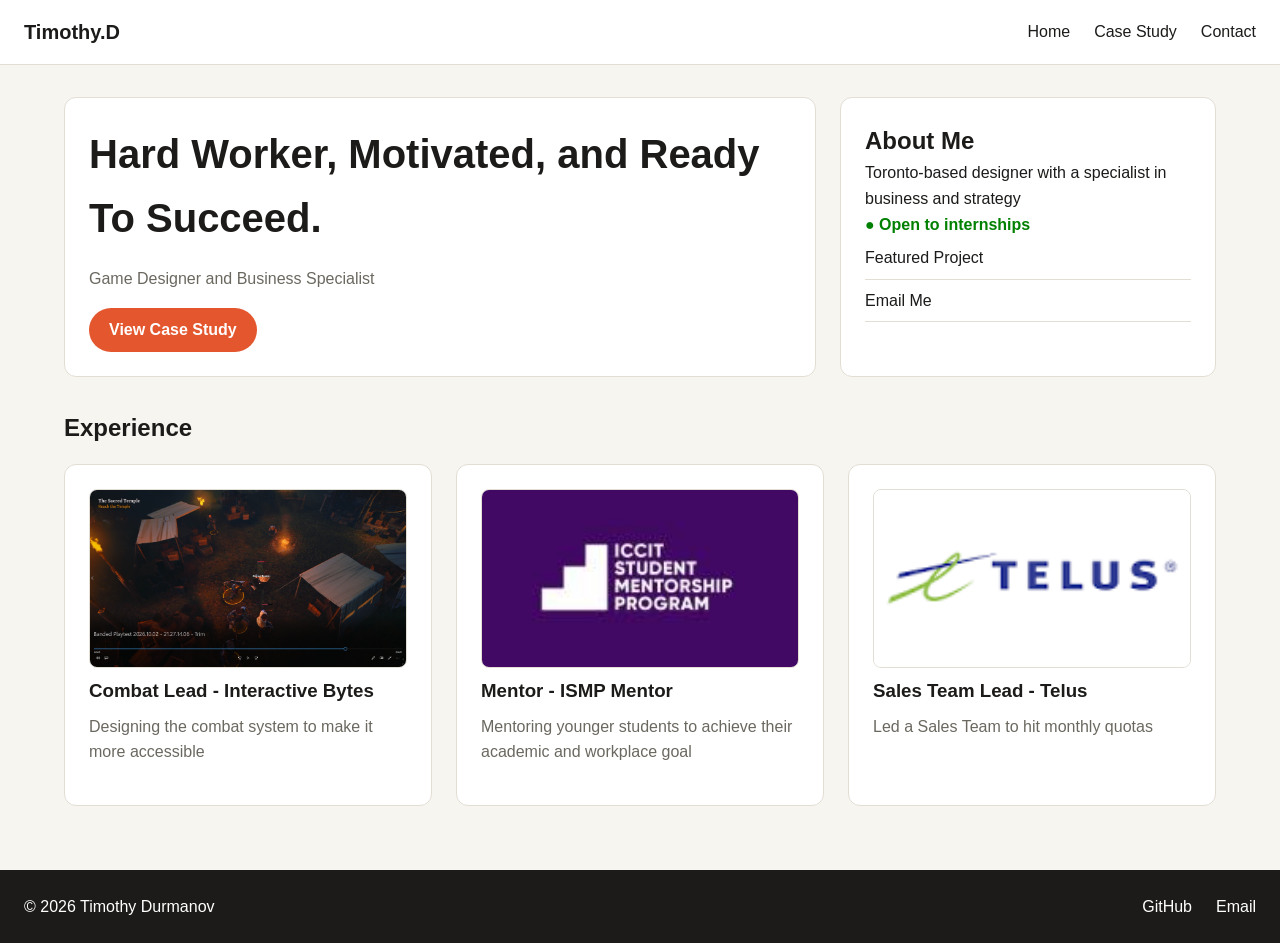
<file: index.html>
<!DOCTYPE html>
<html lang="en">
<head>
  <meta charset="UTF-8">
  <meta name="viewport" content="width=device-width, initial-scale=1.0">
  <title>Timothy Durmanov | Portfolio</title>
  <link rel="stylesheet" href="css/style.css">
</head>
<body>

  <header class="site-header">
    <a href="index.html" class="brand">Timothy.D</a>
    <nav class="main-nav" aria-label="Main navigation">
      <ul>
        <li><a href="index.html">Home</a></li>
        <li><a href="detail.html">Case Study</a></li>
        <li><a href="index.html#contact">Contact</a></li>
      </ul>
    </nav>
  </header>

  <main>

    <section class="hero-grid">
      <div class="hero-spotlight">
        <h1> Hard Worker, Motivated, and Ready To Succeed.</h1>
        <p class="subtitle">Game Designer and Business Specialist </p>
        <a href="detail.html" class="btn">View Case Study</a>
      </div>

      <aside class="hero-info" id="contact">
        <h2>About Me</h2>
        <p>Toronto-based designer with a specialist in business and strategy </p>
        <p class="status">● Open to internships</p>
        <ul class="quick-links">
          <li><a href="detail.html">Featured Project</a></li>
          <li><a href="mailto:timothydurmanov@gmail.com">Email Me</a></li>
        </ul>
      </aside>
    </section>


    <h2 class="section-title">Experience</h2>
    <section class="cards-gallery">
      <article class="card">
        <img src="banded.png" alt="Banded combat gameplay" class="card-media">
        <h3>Combat Lead - Interactive Bytes</h3>
        <p>Designing the combat system to make it more accessible</p>
      </article>

      <article class="card">
        <img src="images.png" alt="ICCIT Student Mentorship Program logo" class="card-media">
        <h3>Mentor - ISMP Mentor</h3>
        <p>Mentoring younger students to achieve their academic and workplace goal</p>
      </article>

      <article class="card">
        <img src="download.png" alt="Telus logo" class="card-media">
        <h3>Sales Team Lead - Telus </h3>
        <p>Led a Sales Team to hit monthly quotas </p>
      </article>
    </section>

  </main>

  <footer class="site-footer">
    <p>&copy; 2026 Timothy Durmanov</p>
    <ul class="social-links">
      <li><a href="https://github.com/spyrotnd">GitHub</a></li>
      <li><a href="mailto:timothydurmanov@gmail.com">Email</a></li>
    </ul>
  </footer>

</body>
</html>
</file>
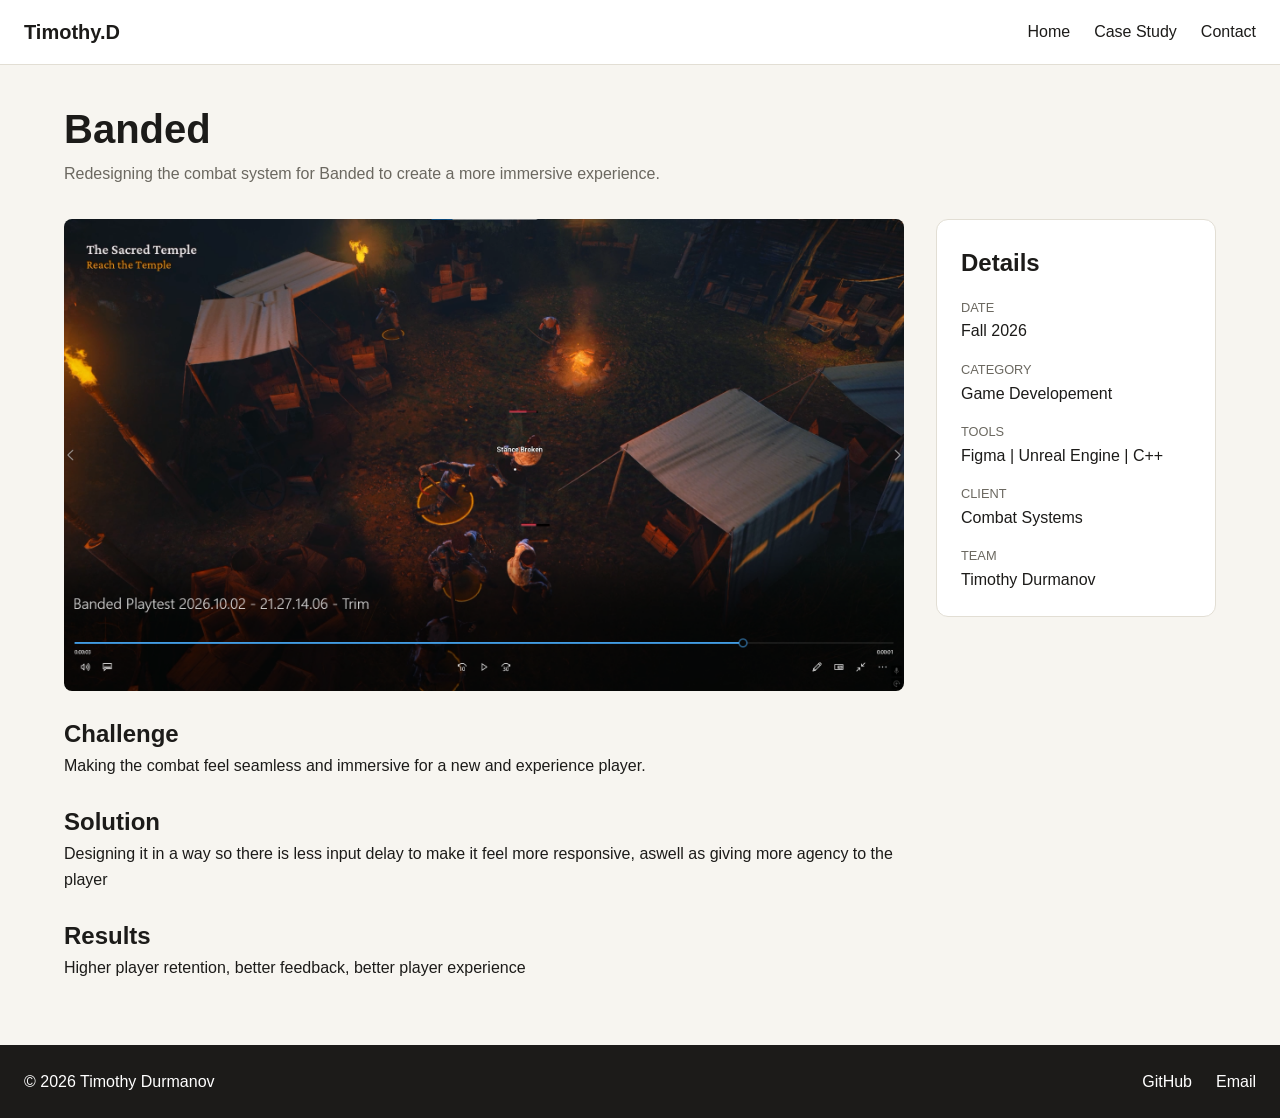
<file: detail.html>
<!DOCTYPE html>
<html lang="en">
<head>
  <meta charset="UTF-8">
  <meta name="viewport" content="width=device-width, initial-scale=1.0">
  <title>Combat System - Interactive Bytes | Banded | Timothy Durmanov CCT360 </title>
  <link rel="stylesheet" href="css/style.css">
</head>
<body>

  <header class="site-header">
    <a href="index.html" class="brand">Timothy.D</a>
    <nav class="main-nav"> 
      <ul>
        <li><a href="index.html">Home</a></li>
        <li><a href="detail.html">Case Study</a></li>
        <li><a href="index.html#contact">Contact</a></li>
      </ul>
    </nav>
  </header>

  <main class="detail-layout">

    <section class="detail-hero">
      <h1>Banded </h1>
      <p class="lead-text">Redesigning the combat system for Banded to create a more immersive experience. </p>
    </section>

    <section class="content-grid">

      <article class="article-body">
        <img src="banded.png" alt="ss" class="detail-image">

        <h2>Challenge</h2>
        <p>Making the combat feel seamless and immersive for a new and experience player.</p>

        <h2>Solution</h2>
        <p>Designing it in a way so there is less input delay to make it feel more responsive, aswell as giving more agency to the player</p>

        <h2>Results</h2>
        <p>Higher player retention, better feedback, better player experience </p>
      </article>

      <aside class="meta-sidebar">
        <h2>Details</h2>
        <dl class="meta-list">
          <div><dt>Date</dt><dd>Fall 2026</dd></div>
          <div><dt>Category</dt><dd>Game Developement </dd></div>
          <div><dt>Tools</dt><dd>Figma | Unreal Engine | C++ </dd></div>
          <div><dt>Client</dt><dd>Combat Systems </dd></div>
          <div><dt>Team</dt><dd>Timothy Durmanov</dd></div>
        </dl>
      </aside>

    </section>
  </main>

  <footer class="site-footer">
    <p>&copy; 2026 Timothy Durmanov</p>
    <ul class="social-links">
      <li><a href="https://github.com/spyrotnd">GitHub</a></li>
      <li><a href="mailto:timothydurmanov@gmail.com">Email</a></li>
    </ul>
  </footer>

</body>
</html>
</file>
<file: css/style.css>
:root {
  --bg: #f7f5f0;
  --white: #ffffff;
  --text: #1c1b19;
  --muted: #6b6860;
  --accent: #e4572e;
  --border: #e2ded4;
  --gap: 1.5rem;
}


* {
  margin: 0;
  padding: 0;
  box-sizing: border-box;
}

body {
  font-family: Arial, sans-serif;
  line-height: 1.6;
  color: var(--text);
  background: var(--bg);
}

a {
  color: inherit;
  text-decoration: none;
}

ul {
  list-style: none;
}


.site-header {
  display: flex;
  justify-content: space-between;
  align-items: center;
  padding: 1rem var(--gap);
  background: var(--white);
  border-bottom: 1px solid var(--border);
}

.brand {
  font-weight: bold;
  font-size: 1.25rem;
}

.main-nav ul {
  display: flex;
  gap: var(--gap);
}

a:hover {
  color: var(--accent);
}


main {
  max-width: 1200px;
  margin: 0 auto;
  padding: 2rem var(--gap);
}

section {
  margin-bottom: 2rem;
}

.btn {
  display: inline-block;
  padding: 0.6rem 1.25rem;
  border-radius: 999px;
  background: var(--accent);
  color: var(--white);
  font-weight: bold;
}

.btn:hover {
  color: var(--white);
  opacity: 0.85;
}


.hero-spotlight,
.hero-info,
.card,
.meta-sidebar {
  background: var(--white);
  border: 1px solid var(--border);
  border-radius: 12px;
  padding: var(--gap);
}


.card-media,
.media-placeholder {
  background: var(--border);
  border-radius: 8px;
  aspect-ratio: 16 / 9;
}

.hero-grid {
  display: grid;
  grid-template-columns: 1fr;
  gap: var(--gap);
}

.hero-spotlight h1 {
  font-size: 2.5rem;
  margin-bottom: 1rem;
}

.subtitle,
.card p,
.lead-text {
  color: var(--muted);
  margin-bottom: 1rem;
}

.status {
  color: green;
  font-weight: bold;
}

.quick-links a {
  display: block;
  padding: 0.5rem 0;
  border-bottom: 1px solid var(--border);
}

.cards-gallery {
  display: grid;
  grid-template-columns: repeat(auto-fit, minmax(280px, 1fr));
  gap: var(--gap);
}

.card {
  display: flex;
  flex-direction: column;
  gap: 0.5rem;
}

.card .btn {
  margin-top: auto; /* pushes button to the bottom */
  align-self: flex-start;
}


.detail-hero h1 {
  font-size: 2.5rem;
}

.content-grid {
  display: grid;
  grid-template-columns: 1fr;
  gap: 2rem;
}

.article-body h2 {
  margin-top: var(--gap);
}

.meta-sidebar {
  align-self: start;
}

.meta-list dt {
  margin-top: 1rem;
  font-size: 0.8rem;
  color: var(--muted);
  text-transform: uppercase;
}


.site-footer {
  display: flex;
  flex-direction: column;
  align-items: center;
  gap: 0.5rem;
  padding: var(--gap);
  background: var(--text);
  color: var(--white);
}

.social-links {
  display: flex;
  gap: var(--gap);
}

@media (min-width: 768px) {
  .hero-grid {
    grid-template-columns: 2fr 1fr;
  }

  .content-grid {
    grid-template-columns: 3fr 1fr;
  }

  .site-footer {
    flex-direction: row;
    justify-content: space-between;
  }
}


.detail-image {
  width: 100%;
  aspect-ratio: 16 / 9;
  object-fit: cover;
  border-radius: 8px;
  display: block;
}


.section-title {
  margin-bottom: 1rem;
}

img.card-media {
  width: 100%;
  object-fit: cover;
  display: block;
  border: 1px solid var(--border);
}
</file>
